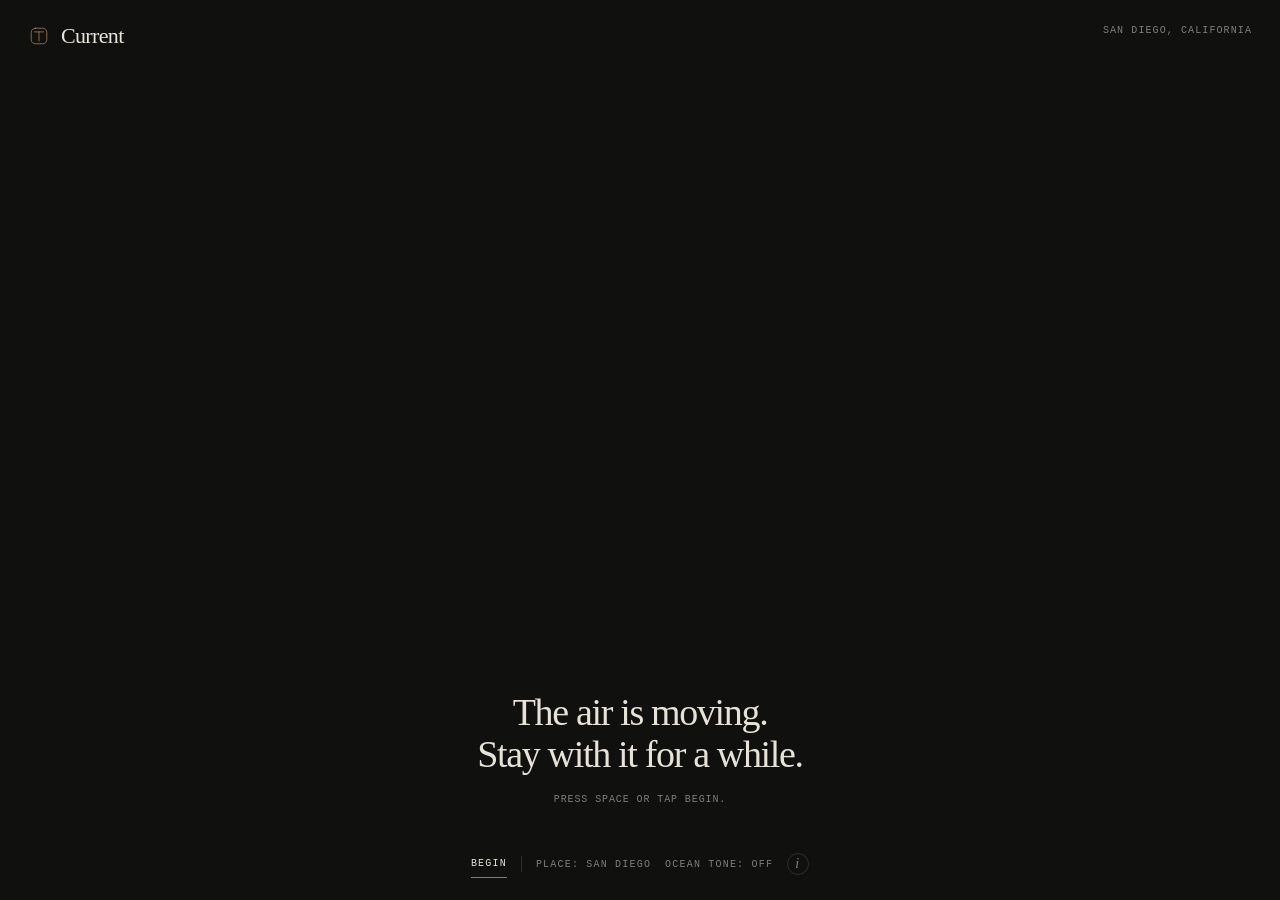
<file: index.html>
<!doctype html>
<html lang="en">
<head>
  <meta charset="utf-8" />
  <meta name="viewport" content="width=device-width, initial-scale=1, viewport-fit=cover" />
  <meta name="theme-color" content="#10100f" />
  <meta
    name="description"
    id="pageDescription"
    content="Current — a living field shaped by the wind in San Diego."
  />
  <title>Current — San Diego</title>
  <link rel="stylesheet" href="style.css?v=11" />
</head>
<body>
  <main class="experience" aria-labelledby="title">
    <canvas id="field" aria-hidden="true"></canvas>

    <header class="masthead">
      <button
        class="mark"
        id="mark"
        type="button"
        aria-label="What this glyph means"
        aria-expanded="false"
        aria-controls="markCard"
      ></button>
      <h1 id="title">Current</h1>
    </header>

    <aside class="mark-card" id="markCard" aria-label="What this glyph means" hidden>
      <p class="mark-title">ik' <span>wind</span></p>

      <p>
        Wind, and breath. Maya artists put this sign on things that breathe and sing.
      </p>
    </aside>

    <div class="meta" id="meta">
      <p class="place" id="place">San Diego, California</p>
      <p class="details" id="details" hidden></p>
    </div>

    <section class="intro" id="intro" aria-live="polite">
      <p class="instruction">
        The air is moving.<br />
        Stay with it for a while.
      </p>
      <p class="hint">Press space or tap Begin.</p>
    </section>

    <section class="reading" id="reading" aria-live="polite" hidden>
      <p class="condition" id="condition">Listening for the wind.</p>
    </section>

    <div class="controls" id="controls">
      <button class="ctrl ctrl-start" id="start" type="button">Begin</button>

      <span class="ctrl-divider" aria-hidden="true"></span>

      <button
        class="ctrl ctrl-location"
        id="locationButton"
        type="button"
        aria-expanded="false"
        aria-controls="locationPanel"
      >
        Place: San Diego
      </button>

      <button
        class="ctrl ctrl-tone"
        id="toneToggle"
        type="button"
        aria-pressed="false"
      >
        Ocean Tone: Off
      </button>

      <button
        class="ctrl ctrl-info"
        id="aboutButton"
        type="button"
        aria-expanded="false"
        aria-controls="aboutPanel"
        aria-label="About Current"
      >
        i
      </button>
    </div>

    <p class="status" id="status" role="status">
      Loading present conditions.
    </p>

    <aside
      class="location-panel"
      id="locationPanel"
      aria-label="Choose a city"
      hidden
    >
      <button
        class="close-location"
        id="closeLocation"
        type="button"
        aria-label="Close city selection"
      >
        ×
      </button>

      <p class="panel-label">Choose a current</p>

      <div class="city-list" id="cityList">
        <button
          class="city-option"
          type="button"
          data-city="san-diego"
          aria-pressed="true"
        >
          San Diego, California
        </button>

        <button
          class="city-option"
          type="button"
          data-city="los-angeles"
          aria-pressed="false"
        >
          Los Angeles, California
        </button>

        <button
          class="city-option"
          type="button"
          data-city="san-francisco"
          aria-pressed="false"
        >
          San Francisco, California
        </button>

        <button
          class="city-option"
          type="button"
          data-city="new-york"
          aria-pressed="false"
        >
          New York, New York
        </button>

        <button
          class="city-option"
          type="button"
          data-city="mexico-city"
          aria-pressed="false"
        >
          Mexico City, Mexico
        </button>

        <button
          class="city-option"
          type="button"
          data-city="london"
          aria-pressed="false"
        >
          London, United Kingdom
        </button>

        <button
          class="city-option"
          type="button"
          data-city="tokyo"
          aria-pressed="false"
        >
          Tokyo, Japan
        </button>
      </div>
    </aside>

    <aside class="about-panel" id="aboutPanel" hidden>
      <button
        class="close-about"
        id="closeAbout"
        type="button"
        aria-label="Close information"
      >
        ×
      </button>

      <p>
        <em>Current</em> is a living field shaped by the wind presently
        moving through the place you choose.
      </p>

      <p>
        Wind data refreshes every 15 minutes. The movement between updates is
        an interpretation, not a forecast.
      </p>

      <p>
        An optional ocean tone — slow filtered pink noise — can accompany the
        field.
      </p>

      <p class="attribution">
        Weather data by
        <a
          href="https://open-meteo.com/"
          target="_blank"
          rel="noopener noreferrer"
        >Open-Meteo</a>.
      </p>
    </aside>
  </main>

  <noscript>This piece needs JavaScript to move with the wind.</noscript>

  <script src="app.js?v=11"></script>
</body>
</html>
</file>
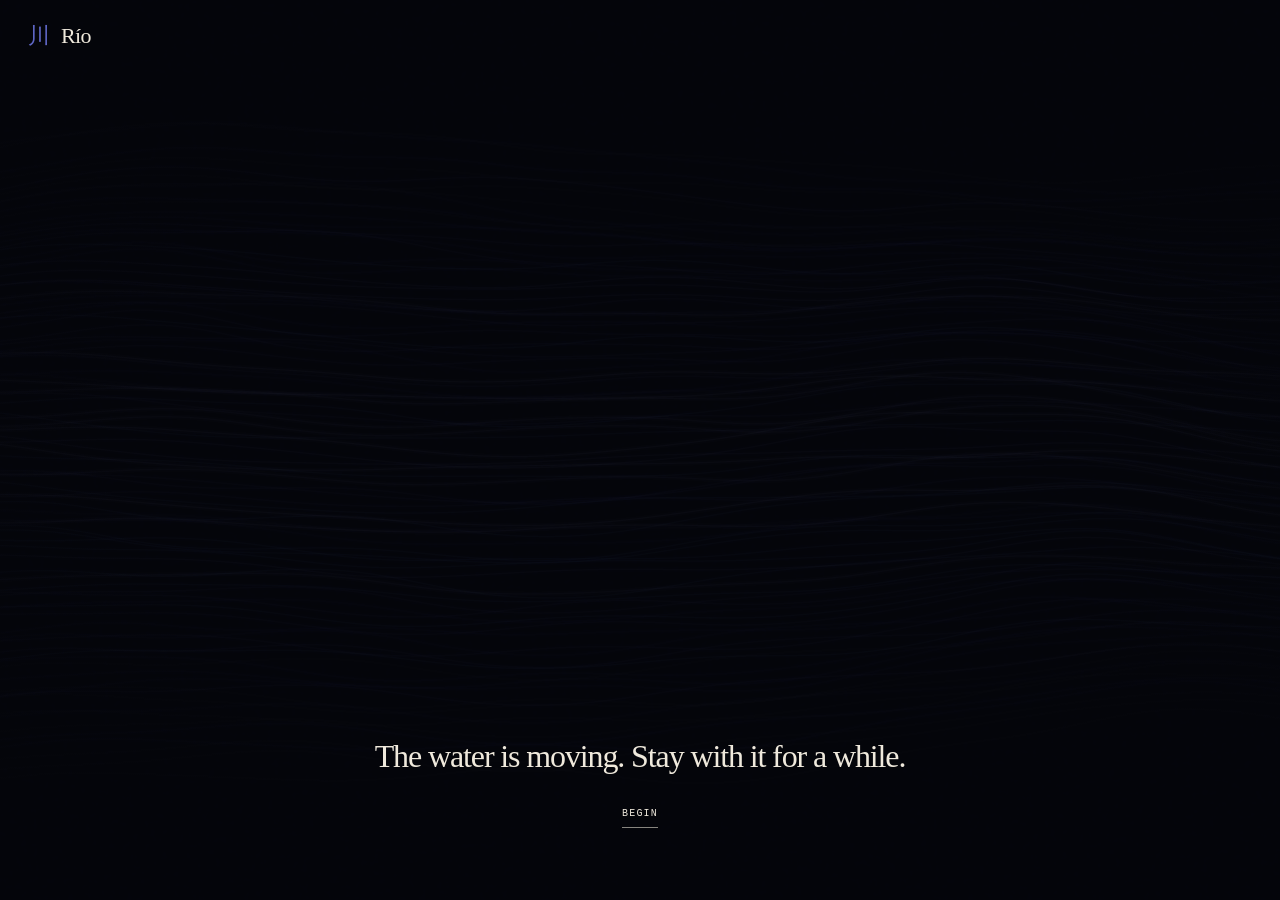
<file: rio/index.html>
<!doctype html>
<html lang="en">
<head>
  <meta charset="utf-8" />
  <meta name="viewport" content="width=device-width, initial-scale=1, viewport-fit=cover" />
  <meta name="theme-color" content="#04050a" />
  <meta name="description" content="Río — a river of light and water sound, running on its own." />
  <title>Río</title>
  <link rel="stylesheet" href="style.css?v=1" />
</head>
<body>
  <main class="experience" aria-labelledby="title">
    <canvas id="river" aria-label="Many thin threads of light flowing slowly across the screen, like a river seen from a bridge"></canvas>
    <div class="vignette" aria-hidden="true"></div>
    <div class="grain" aria-hidden="true"></div>

    <header class="masthead">
      <button
        class="mark"
        id="mark"
        type="button"
        aria-label="What 川 means"
        aria-expanded="false"
        aria-controls="markCard"
      >
        川
      </button>
      <h1 id="title">Río</h1>
    </header>

    <aside class="mark-card" id="markCard" aria-label="What 川 means" hidden>
      <p class="mark-title">川 <span>kawa</span></p>

      <p>
        River. The character is three strokes of water running side by side,
        drawn almost as it looks.
      </p>
    </aside>

    <section class="intro" id="intro">
      <p class="instruction">
        The water is moving.<br />
        Stay with it for a while.
      </p>
      <button class="begin" id="begin" type="button">Begin</button>
    </section>

    <p class="status" id="status" role="status"></p>
  </main>

  <noscript>This piece needs JavaScript to let the river run.</noscript>

  <script src="app.js?v=1"></script>
</body>
</html>
</file>
<file: style.css>
:root {
  --paper: #10100f;
  --ink: #e7e2d7;
  --muted: rgba(231, 226, 215, 0.52);
  --faint: rgba(231, 226, 215, 0.14);
  --accent: #d4a86b;
  --panel: rgba(20, 20, 18, 0.92);
  --serif: "Iowan Old Style", "Palatino Linotype", Palatino, "Hiragino Mincho ProN",
    "Yu Mincho", Georgia, serif;
  --mono: "SF Mono", Menlo, Consolas, "Liberation Mono", monospace;
}

* {
  box-sizing: border-box;
}

html,
body {
  width: 100%;
  min-height: 100%;
  margin: 0;
}

body {
  overflow: hidden;
  background: var(--paper);
  color: var(--ink);
  font-family: var(--mono);
}

button {
  color: inherit;
  font: inherit;
}

button:focus-visible,
a:focus-visible {
  outline: 1px solid var(--ink);
  outline-offset: 5px;
}

.experience {
  position: relative;
  isolation: isolate;
  width: 100vw;
  height: 100dvh;
  background: var(--paper);
}

#field {
  position: fixed;
  z-index: -1;
  inset: 0;
  width: 100%;
  height: 100%;
  opacity: 0;
  transition: opacity 1.8s ease;
}

body.running #field {
  opacity: 1;
}

/* Masthead */

.masthead {
  position: fixed;
  z-index: 1;
  top: calc(env(safe-area-inset-top, 0px) + 25px);
  left: calc(env(safe-area-inset-left, 0px) + 28px);
  display: flex;
  align-items: baseline;
  gap: 11px;
  mix-blend-mode: screen;
}

.mark {
  margin: 0;
  padding: 0;
  border: 0;
  background: transparent;
  color: var(--accent);
  cursor: pointer;
  opacity: 0.8;
  transition: opacity 0.25s ease;
  font-family: var(--serif);
  font-size: 22px;
  font-weight: 300;
  line-height: 1;
}

/* The glyph comes from mark.svg, drawn inline so its lines take the mark's color */

.mark svg {
  display: block;
  width: 22px;
  height: 22px;
}

/* a drawing has no text baseline, so the mark keeps its place at the top of the row
   and the title stays exactly where it sat beside the old character */
.mark {
  align-self: flex-start;
}

.mark:hover,
.mark[aria-expanded="true"] {
  opacity: 1;
}

h1 {
  margin: 0;
  font-family: var(--serif);
  font-size: 22px;
  font-weight: 300;
  line-height: 1;
  letter-spacing: -0.03em;
}

/* Current city and conditions */

.meta {
  position: fixed;
  z-index: 1;
  top: calc(env(safe-area-inset-top, 0px) + 25px);
  right: calc(env(safe-area-inset-right, 0px) + 28px);
  text-align: right;
}

.meta .place {
  margin: 0;
  color: var(--muted);
}

.meta .details {
  margin: 5px 0 0;
  color: var(--muted);
}

.place,
.details,
.hint,
.status {
  font-size: 10px;
  letter-spacing: 0.11em;
  text-transform: uppercase;
}

.hint {
  color: var(--muted);
  font-size: 10px;
  letter-spacing: 0.09em;
}

/* Opening text */

.intro {
  position: fixed;
  z-index: 1;
  bottom: calc(env(safe-area-inset-bottom, 0px) + 95px);
  left: 50%;
  width: min(420px, calc(100vw - 48px));
  transform: translateX(-50%);
  text-align: center;
  transition: opacity 0.8s ease, visibility 0.8s ease;
}

body.running .intro {
  visibility: hidden;
  opacity: 0;
  pointer-events: none;
}

.instruction {
  margin: 0;
  font-family: var(--serif);
  font-size: clamp(24px, 3.5vw, 38px);
  font-weight: 300;
  line-height: 1.1;
  letter-spacing: -0.035em;
  text-wrap: balance;
}

.intro .hint {
  margin: 18px 0 0;
}

/* Wind reading */

.reading {
  position: fixed;
  z-index: 1;
  bottom: calc(env(safe-area-inset-bottom, 0px) + 80px);
  left: 50%;
  width: min(520px, calc(100vw - 48px));
  transform: translateX(-50%);
  opacity: 0;
  text-align: center;
  pointer-events: none;
  transition: opacity 1.4s ease 1.2s;
}

body.running .reading {
  opacity: 1;
}

.condition {
  margin: 0;
  font-family: var(--serif);
  font-size: clamp(22px, 3vw, 34px);
  font-weight: 300;
  line-height: 1.14;
  letter-spacing: -0.035em;
  text-wrap: balance;
}

/* Controls */

.controls {
  position: fixed;
  z-index: 2;
  right: 0;
  bottom: 0;
  left: 0;
  display: flex;
  flex-wrap: wrap;
  align-items: center;
  justify-content: center;
  gap: 14px;
  padding: 18px 24px calc(env(safe-area-inset-bottom, 0px) + 22px);
  transition: opacity 0.6s ease, transform 0.6s ease, visibility 0.6s ease;
}

body.running .controls {
  visibility: hidden;
  opacity: 0;
  transform: translateY(20px);
  pointer-events: none;
}

body.running.controls-visible .controls {
  visibility: visible;
  opacity: 1;
  transform: translateY(0);
  pointer-events: auto;
}

.ctrl {
  padding: 8px 0;
  border: 0;
  background: transparent;
  color: var(--muted);
  cursor: pointer;
  font-size: 10px;
  letter-spacing: 0.12em;
  text-transform: uppercase;
  transition: color 0.25s ease, border-color 0.25s ease;
}

.ctrl:hover {
  color: var(--ink);
}

.ctrl-start {
  border-bottom: 1px solid var(--muted);
  color: var(--ink);
}

.ctrl-start:hover {
  border-color: var(--accent);
  color: var(--accent);
}

.ctrl-divider {
  width: 1px;
  height: 16px;
  background: var(--faint);
}

.ctrl-info {
  display: grid;
  width: 22px;
  height: 22px;
  padding: 0;
  place-items: center;
  border: 1px solid var(--faint);
  border-radius: 50%;
  font-family: var(--serif);
  font-size: 14px;
  font-style: italic;
  text-transform: none;
}

/* Status line */

.status {
  position: fixed;
  z-index: 1;
  bottom: calc(env(safe-area-inset-bottom, 0px) + 6px);
  left: 50%;
  opacity: 0;
  transform: translateX(-50%);
  color: var(--muted);
  font-size: 10px;
  letter-spacing: 0.06em;
  white-space: nowrap;
  transition: opacity 0.6s ease;
}

body.running .status {
  opacity: 0.5;
}

/* Shared overlay close buttons */

.close-about {
  position: absolute;
  z-index: 1;
  top: 16px;
  right: 18px;
  width: 32px;
  height: 32px;
  padding: 0;
  border: 0;
  border-radius: 50%;
  background: transparent;
  color: var(--muted);
  cursor: pointer;
  font-size: 24px;
  line-height: 1;
}

.close-about:hover {
  color: var(--ink);
}

/* About overlay */

.about-panel {
  position: fixed;
  z-index: 4;
  top: calc(env(safe-area-inset-top, 0px) + 70px);
  right: calc(env(safe-area-inset-right, 0px) + 24px);
  width: min(330px, calc(100vw - 48px));
  padding: 20px 43px 20px 20px;
  border: 1px solid var(--faint);
  background: var(--panel);
  color: var(--muted);
  backdrop-filter: blur(12px);
  -webkit-backdrop-filter: blur(12px);
  font-family: var(--serif);
  font-size: 16px;
  line-height: 1.26;
}

.about-panel[hidden] {
  display: none;
}

.about-panel p {
  margin: 0 0 12px;
}

.about-panel p:last-child {
  margin-bottom: 0;
}

.attribution {
  font-family: var(--mono);
  font-size: 10px;
  letter-spacing: 0.05em;
  text-transform: uppercase;
}

a {
  color: var(--ink);
  text-underline-offset: 3px;
}

/* Meaning of the mark */

.mark-card {
  position: fixed;
  z-index: 4;
  top: calc(env(safe-area-inset-top, 0px) + 70px);
  left: calc(env(safe-area-inset-left, 0px) + 24px);
  width: min(300px, calc(100vw - 48px));
  padding: 18px 20px;
  border: 1px solid var(--faint);
  background: var(--panel);
  color: var(--muted);
  backdrop-filter: blur(12px);
  -webkit-backdrop-filter: blur(12px);
  font-family: var(--serif);
  font-size: 16px;
  line-height: 1.26;
}

.mark-card[hidden] {
  display: none;
}

.mark-card p {
  margin: 0 0 12px;
}

.mark-card p:last-child {
  margin-bottom: 0;
}

.mark-title {
  color: var(--accent);
  font-size: 22px;
  letter-spacing: 0.04em;
}

.mark-title span {
  margin-left: 6px;
  color: var(--muted);
  font-size: 14px;
  letter-spacing: 0;
}

/* City selection: a small veil near the Place control, over the field */

.location-panel {
  position: fixed;
  z-index: 3;
  bottom: calc(env(safe-area-inset-bottom, 0px) + 64px);
  left: calc(env(safe-area-inset-left, 0px) + 24px);
  max-width: calc(100vw - 32px);
  padding: 14px 14px 12px;
  border: 1px solid var(--faint);
  border-radius: 14px;
  background: rgba(16, 16, 15, 0.42);
  backdrop-filter: blur(3px);
  -webkit-backdrop-filter: blur(3px);
}

.location-panel[hidden] {
  display: none;
}

.panel-label {
  margin: 0 32px 10px 4px;
  color: var(--muted);
  font-size: 10px;
  letter-spacing: 0.11em;
  text-transform: uppercase;
}

.close-location {
  position: absolute;
  top: 6px;
  right: 8px;
  width: 24px;
  height: 24px;
  padding: 0;
  border: 0;
  background: transparent;
  color: var(--muted);
  cursor: pointer;
  font-size: 16px;
  line-height: 1;
}

.close-location:hover {
  color: var(--ink);
}

.city-list {
  display: flex;
  flex-direction: column;
  gap: 5px;
}

.city-option {
  padding: 6px 12px;
  border: 1px solid rgba(231, 226, 215, 0.12);
  border-radius: 999px;
  background: transparent;
  color: rgba(231, 226, 215, 0.78);
  cursor: pointer;
  font-family: var(--serif);
  font-size: 14px;
  font-weight: 300;
  line-height: 1.2;
  text-align: left;
  white-space: nowrap;
  transition: background 0.2s ease, border-color 0.2s ease, color 0.2s ease;
}

.city-option:hover,
.city-option:focus-visible {
  border-color: rgba(231, 226, 215, 0.4);
  background: rgba(231, 226, 215, 0.06);
  color: var(--ink);
}

.city-option[aria-pressed="true"] {
  border-color: rgba(212, 168, 107, 0.5);
  color: var(--accent);
}

noscript {
  position: fixed;
  bottom: calc(env(safe-area-inset-bottom, 0px) + 24px);
  left: 28px;
  color: var(--muted);
  font-size: 10px;
}

/* Mobile layout */

@media (max-width: 700px) {
  .masthead {
    top: calc(env(safe-area-inset-top, 0px) + 21px);
    left: calc(env(safe-area-inset-left, 0px) + 20px);
  }

  .meta {
    top: calc(env(safe-area-inset-top, 0px) + 21px);
    right: calc(env(safe-area-inset-right, 0px) + 20px);
  }

  .meta .place,
  .meta .details {
    font-size: 10px;
  }

  .controls {
    gap: 10px;
    padding: 14px 16px calc(env(safe-area-inset-bottom, 0px) + 18px);
  }

  .ctrl-divider {
    display: none;
  }

  .intro {
    bottom: calc(env(safe-area-inset-bottom, 0px) + 85px);
  }

  .reading {
    bottom: calc(env(safe-area-inset-bottom, 0px) + 70px);
  }

  .instruction,
  .condition {
    font-size: 24px;
  }

  .mark-card {
    top: calc(env(safe-area-inset-top, 0px) + 60px);
    left: 16px;
    width: calc(100vw - 32px);
  }

  .about-panel {
    top: calc(env(safe-area-inset-top, 0px) + 60px);
    right: 16px;
    width: min(330px, calc(100vw - 32px));
  }

  .location-panel {
    left: calc(env(safe-area-inset-left, 0px) + 16px);
  }

  .close-about {
    top: 12px;
    right: 12px;
  }
}

@media (max-width: 380px) {
  .meta .place {
    max-width: 130px;
    line-height: 1.35;
  }

  .controls {
    gap: 8px;
  }

  .ctrl {
    letter-spacing: 0.08em;
  }
}

@media (prefers-reduced-motion: reduce) {
  *,
  *::before,
  *::after {
    scroll-behavior: auto !important;
    animation-duration: 0.01ms !important;
    transition-duration: 0.01ms !important;
  }
}
</file>
<file: rio/style.css>
:root {
  color-scheme: dark;
  --space: #04050a;
  --ink: #efe9dc;
  --muted: rgba(239, 233, 220, 0.56);
  --faint: rgba(239, 233, 220, 0.14);
  --accent: #6f78e6; /* set from the local clock by app.js */
  --panel: rgba(8, 9, 16, 0.78);
  --serif: "Iowan Old Style", "Palatino Linotype", Palatino, "Hiragino Mincho ProN",
    "Yu Mincho", Georgia, serif;
  --mono: "SF Mono", Menlo, Consolas, "Liberation Mono", monospace;
  --top: env(safe-area-inset-top, 0px);
  --bottom: env(safe-area-inset-bottom, 0px);
  --left: env(safe-area-inset-left, 0px);
  --right: env(safe-area-inset-right, 0px);
  --ui-fade: 3s;
}

* {
  box-sizing: border-box;
}

html,
body {
  width: 100%;
  min-height: 100%;
  margin: 0;
}

body {
  overflow: hidden;
  background: var(--space);
  color: var(--ink);
  font-family: var(--mono);
  -webkit-font-smoothing: antialiased;
}

button {
  color: inherit;
  font: inherit;
}

button:focus-visible {
  outline: 1px solid var(--ink);
  outline-offset: 5px;
}

.experience {
  position: relative;
  isolation: isolate;
  width: 100vw;
  height: 100dvh;
  background: var(--space);
}

#river {
  position: fixed;
  z-index: -3;
  inset: 0;
  width: 100%;
  height: 100%;
}

/* A soft vignette, as in Tide */

.vignette {
  position: fixed;
  z-index: -2;
  inset: 0;
  pointer-events: none;
  background: radial-gradient(
    ellipse at center,
    transparent 52%,
    rgba(4, 5, 10, 0.55) 100%
  );
}

/* A breath of film grain, as in Tide, Solar and Tremor */

.grain {
  position: fixed;
  z-index: -1;
  inset: 0;
  opacity: 0.06;
  pointer-events: none;
  background-image: url("data:image/svg+xml,%3Csvg viewBox='0 0 180 180' xmlns='http://www.w3.org/2000/svg'%3E%3Cfilter id='n'%3E%3CfeTurbulence type='fractalNoise' baseFrequency='.85' numOctaves='4' stitchTiles='stitch'/%3E%3C/filter%3E%3Crect width='100%25' height='100%25' filter='url(%23n)' opacity='.9'/%3E%3C/svg%3E");
  mix-blend-mode: soft-light;
}

/* Masthead */

.masthead {
  position: fixed;
  z-index: 1;
  top: calc(var(--top) + 25px);
  left: calc(var(--left) + 28px);
  display: flex;
  align-items: baseline;
  gap: 11px;
}

.mark {
  margin: 0;
  padding: 0;
  border: 0;
  background: transparent;
  color: var(--accent);
  cursor: pointer;
  font-family: var(--serif);
  font-size: 22px;
  line-height: 1;
  opacity: 0.85;
  transition: opacity 0.25s ease, color 2s ease;
}

.mark:hover,
.mark[aria-expanded="true"] {
  opacity: 1;
}

h1 {
  margin: 0;
  font-family: var(--serif);
  font-size: 22px;
  font-weight: 300;
  line-height: 1;
  letter-spacing: -0.03em;
}

.mark-card {
  position: fixed;
  z-index: 4;
  top: calc(var(--top) + 70px);
  left: calc(var(--left) + 24px);
  width: min(300px, calc(100vw - 48px));
  padding: 18px 20px;
  border: 1px solid var(--faint);
  background: var(--panel);
  color: var(--muted);
  backdrop-filter: blur(12px);
  -webkit-backdrop-filter: blur(12px);
  font-family: var(--serif);
  font-size: 16px;
  line-height: 1.26;
}

.mark-card[hidden] {
  display: none;
}

.mark-card p {
  margin: 0 0 12px;
}

.mark-card p:last-child {
  margin-bottom: 0;
}

.mark-title {
  color: var(--accent);
  font-size: 22px;
  letter-spacing: 0.04em;
}

.mark-title span {
  margin-left: 6px;
  color: var(--muted);
  font-size: 14px;
  letter-spacing: 0;
}

/* The invitation and the one button */

.intro {
  position: fixed;
  z-index: 1;
  bottom: calc(var(--bottom) + 72px);
  left: 50%;
  width: min(980px, calc(100vw - 48px));
  transform: translateX(-50%);
  text-align: center;
}

.instruction {
  margin: 0;
  font-family: var(--serif);
  font-size: clamp(22px, 2.5vw, 34px);
  font-weight: 300;
  line-height: 1.1;
  letter-spacing: -0.035em;
  text-wrap: balance;
}

.instruction br {
  display: none;
}

.begin {
  margin-top: 26px;
  padding: 8px 0;
  border: 0;
  border-bottom: 1px solid var(--muted);
  background: transparent;
  color: var(--ink);
  cursor: pointer;
  font-size: 10px;
  letter-spacing: 0.12em;
  text-transform: uppercase;
  transition: color 0.25s ease, border-color 0.25s ease;
}

.begin:hover {
  border-color: var(--accent);
  color: var(--accent);
}

/* Once it begins, the words step aside and only the river is left */

.masthead,
.intro {
  transition: opacity var(--ui-fade) ease, visibility var(--ui-fade) ease;
}

body.running .masthead,
body.running .intro,
body.running .mark-card {
  visibility: hidden;
  opacity: 0;
  pointer-events: none;
}

/* The one quiet line that names the river */

.status {
  position: fixed;
  z-index: 1;
  bottom: calc(var(--bottom) + 18px);
  left: 50%;
  margin: 0;
  opacity: 0;
  transform: translateX(-50%);
  color: var(--muted);
  font-size: 10px;
  letter-spacing: 0.11em;
  text-transform: uppercase;
  white-space: nowrap;
  transition: opacity 4s ease;
}

body.running .status {
  opacity: 0.5;
  transition-delay: 6s;
}

body.running .status.changing {
  opacity: 0;
  transition-duration: 1.5s;
  transition-delay: 0s;
}

.status span + span::before {
  content: " · ";
}

noscript {
  position: fixed;
  bottom: calc(var(--bottom) + 24px);
  left: 28px;
  color: var(--muted);
  font-size: 10px;
}

@media (max-width: 700px) {
  .masthead {
    top: calc(var(--top) + 21px);
    left: calc(var(--left) + 20px);
  }

  .mark-card {
    top: calc(var(--top) + 60px);
    left: 16px;
    width: calc(100vw - 32px);
  }

  .intro {
    bottom: calc(var(--bottom) + 56px);
  }

  .instruction {
    font-size: 24px;
  }

  .instruction br {
    display: inline;
  }

  .status {
    line-height: 1.7;
    text-align: center;
  }

  .status span {
    display: block;
  }

  .status span + span::before {
    content: none;
  }
}
</file>
